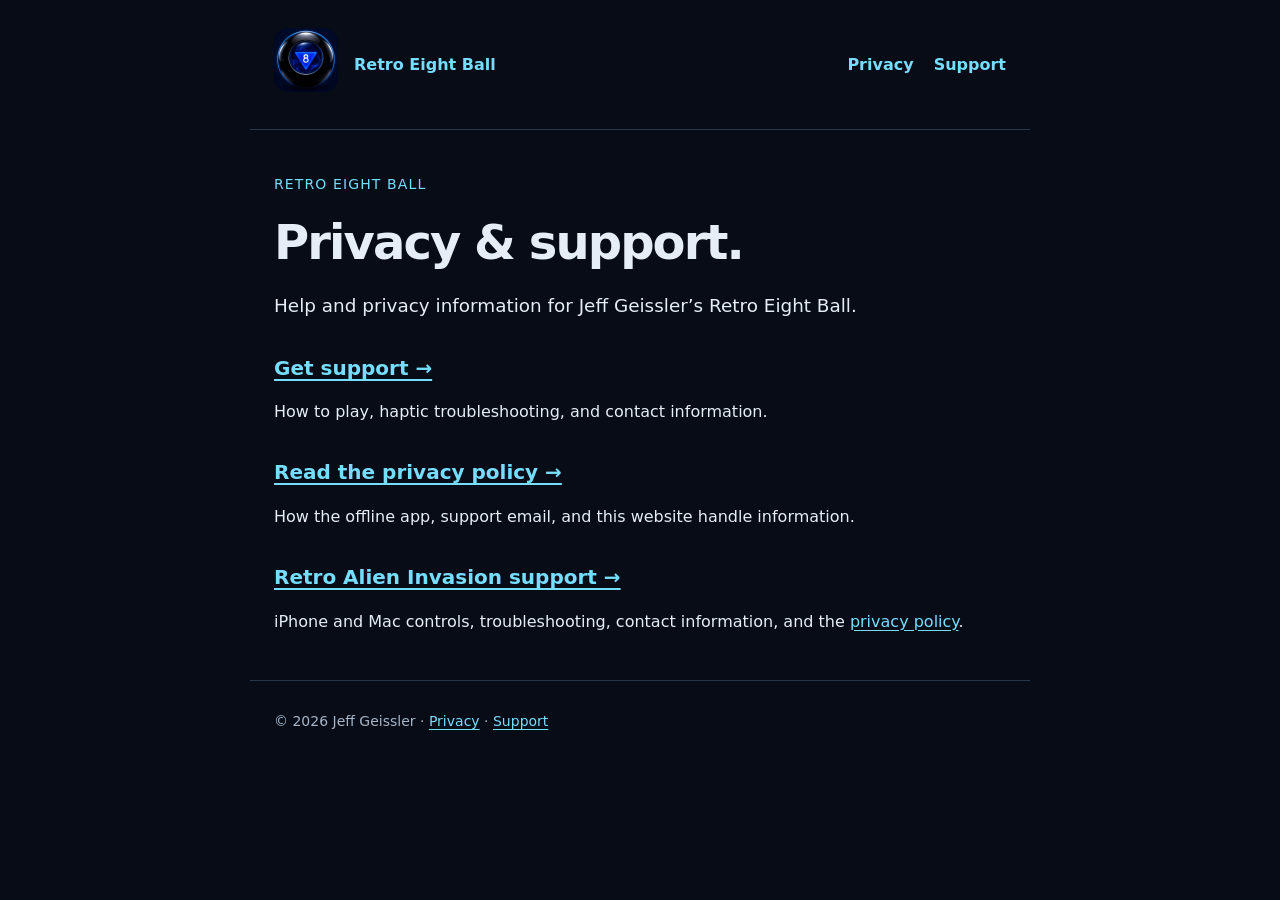
<file: docs/index.html>
<!doctype html>
<html lang="en"><head><meta charset="utf-8"><meta name="viewport" content="width=device-width,initial-scale=1"><title>Privacy & Support · Retro Eight Ball</title><meta name="description" content="Privacy & Support for Retro Eight Ball by Jeff Geissler."><link rel="stylesheet" href="./assets/style.css"><link rel="icon" href="./assets/app-icon.png"></head><body><a class="skip" href="#main">Skip to content</a><header><a href="./" aria-label="Retro Eight Ball home"><img src="./assets/app-icon.png" alt="" width="64" height="64"></a><a href="./">Retro Eight Ball</a><nav aria-label="Main navigation"><a href="./privacy/">Privacy</a><a href="./support/">Support</a></nav></header><main id="main"><p class="eyebrow">Retro Eight Ball</p><h1>Privacy &amp; support.</h1><p class="lead">Help and privacy information for Jeff Geissler’s Retro Eight Ball.</p><h2><a href="support/">Get support →</a></h2><p>How to play, haptic troubleshooting, and contact information.</p><h2><a href="privacy/">Read the privacy policy →</a></h2><p>How the offline app, support email, and this website handle information.</p><h2><a href="retro-alien-invasion/support/">Retro Alien Invasion support →</a></h2><p>iPhone and Mac controls, troubleshooting, contact information, and the <a href="retro-alien-invasion/privacy/">privacy policy</a>.</p></main><footer>© 2026 Jeff Geissler · <a href="./privacy/">Privacy</a> · <a href="./support/">Support</a></footer></body></html>
</file>
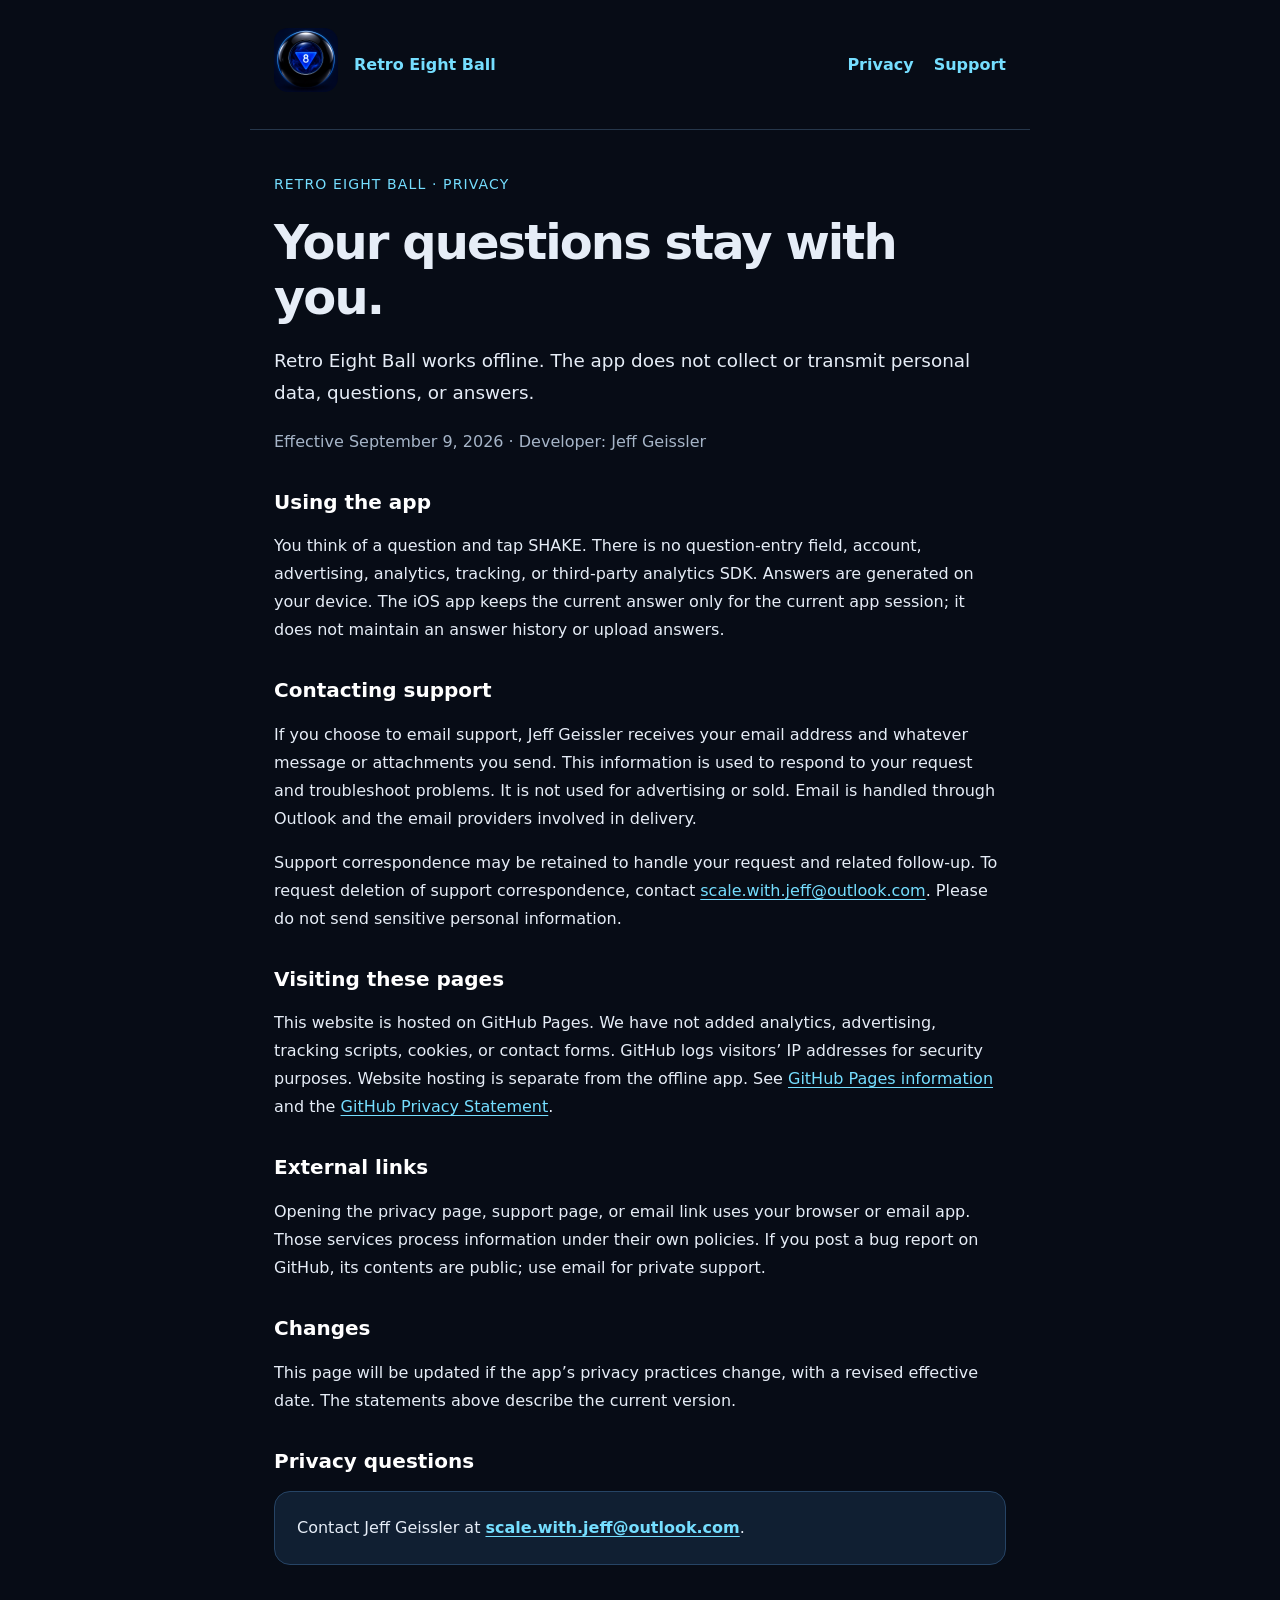
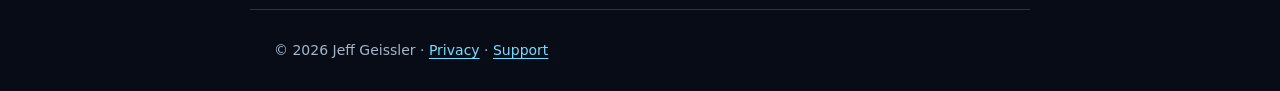
<file: docs/privacy/index.html>
<!doctype html>
<html lang="en"><head><meta charset="utf-8"><meta name="viewport" content="width=device-width,initial-scale=1"><title>Privacy Policy · Retro Eight Ball</title><meta name="description" content="Privacy Policy for Retro Eight Ball by Jeff Geissler."><link rel="stylesheet" href="../assets/style.css"><link rel="icon" href="../assets/app-icon.png"></head><body><a class="skip" href="#main">Skip to content</a><header><a href="../" aria-label="Retro Eight Ball home"><img src="../assets/app-icon.png" alt="" width="64" height="64"></a><a href="../">Retro Eight Ball</a><nav aria-label="Main navigation"><a href="../privacy/">Privacy</a><a href="../support/">Support</a></nav></header><main id="main"><p class="eyebrow">Retro Eight Ball · Privacy</p><h1>Your questions stay with you.</h1>
<p class="lead">Retro Eight Ball works offline. The app does not collect or transmit personal data, questions, or answers.</p>
<p class="muted">Effective September 9, 2026 · Developer: Jeff Geissler</p>
<h2>Using the app</h2><p>You think of a question and tap SHAKE. There is no question-entry field, account, advertising, analytics, tracking, or third-party analytics SDK. Answers are generated on your device. The iOS app keeps the current answer only for the current app session; it does not maintain an answer history or upload answers.</p>
<h2>Contacting support</h2><p>If you choose to email support, Jeff Geissler receives your email address and whatever message or attachments you send. This information is used to respond to your request and troubleshoot problems. It is not used for advertising or sold. Email is handled through Outlook and the email providers involved in delivery.</p><p>Support correspondence may be retained to handle your request and related follow-up. To request deletion of support correspondence, contact <a href="mailto:scale.with.jeff@outlook.com">scale.with.jeff@outlook.com</a>. Please do not send sensitive personal information.</p>
<h2>Visiting these pages</h2><p>This website is hosted on GitHub Pages. We have not added analytics, advertising, tracking scripts, cookies, or contact forms. GitHub logs visitors’ IP addresses for security purposes. Website hosting is separate from the offline app. See <a href="https://docs.github.com/en/pages/getting-started-with-github-pages/what-is-github-pages">GitHub Pages information</a> and the <a href="https://docs.github.com/en/site-policy/privacy-policies/github-general-privacy-statement">GitHub Privacy Statement</a>.</p>
<h2>External links</h2><p>Opening the privacy page, support page, or email link uses your browser or email app. Those services process information under their own policies. If you post a bug report on GitHub, its contents are public; use email for private support.</p>
<h2>Changes</h2><p>This page will be updated if the app’s privacy practices change, with a revised effective date. The statements above describe the current version.</p>
<h2>Privacy questions</h2><p class="contact">Contact Jeff Geissler at <a href="mailto:scale.with.jeff@outlook.com">scale.with.jeff@outlook.com</a>.</p></main><footer>© 2026 Jeff Geissler · <a href="../privacy/">Privacy</a> · <a href="../support/">Support</a></footer></body></html>
</file>
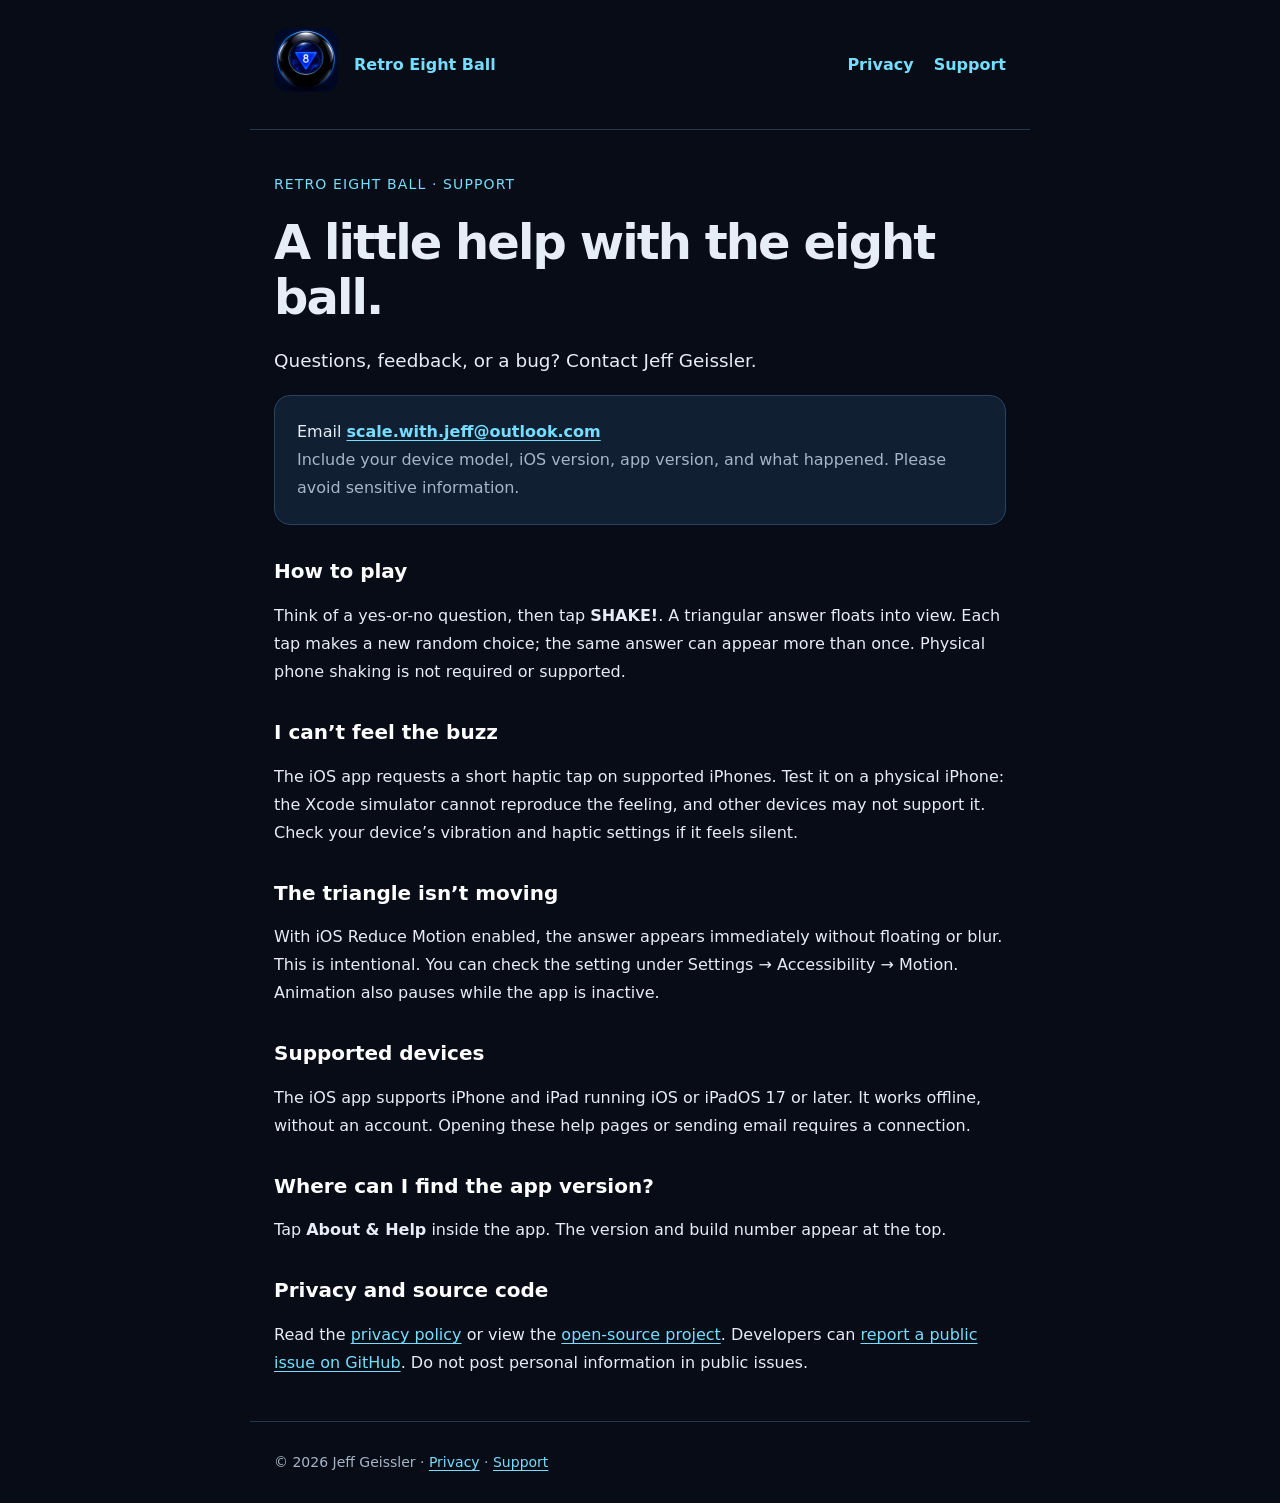
<file: docs/support/index.html>
<!doctype html>
<html lang="en"><head><meta charset="utf-8"><meta name="viewport" content="width=device-width,initial-scale=1"><title>Support · Retro Eight Ball</title><meta name="description" content="Support for Retro Eight Ball by Jeff Geissler."><link rel="stylesheet" href="../assets/style.css"><link rel="icon" href="../assets/app-icon.png"></head><body><a class="skip" href="#main">Skip to content</a><header><a href="../" aria-label="Retro Eight Ball home"><img src="../assets/app-icon.png" alt="" width="64" height="64"></a><a href="../">Retro Eight Ball</a><nav aria-label="Main navigation"><a href="../privacy/">Privacy</a><a href="../support/">Support</a></nav></header><main id="main"><p class="eyebrow">Retro Eight Ball · Support</p><h1>A little help with the eight ball.</h1>
<p class="lead">Questions, feedback, or a bug? Contact Jeff Geissler.</p><p class="contact">Email <a href="mailto:scale.with.jeff@outlook.com">scale.with.jeff@outlook.com</a><br><span class="muted">Include your device model, iOS version, app version, and what happened. Please avoid sensitive information.</span></p>
<h2>How to play</h2><p>Think of a yes-or-no question, then tap <strong>SHAKE!</strong>. A triangular answer floats into view. Each tap makes a new random choice; the same answer can appear more than once. Physical phone shaking is not required or supported.</p>
<h2>I can’t feel the buzz</h2><p>The iOS app requests a short haptic tap on supported iPhones. Test it on a physical iPhone: the Xcode simulator cannot reproduce the feeling, and other devices may not support it. Check your device’s vibration and haptic settings if it feels silent.</p>
<h2>The triangle isn’t moving</h2><p>With iOS Reduce Motion enabled, the answer appears immediately without floating or blur. This is intentional. You can check the setting under Settings → Accessibility → Motion. Animation also pauses while the app is inactive.</p>
<h2>Supported devices</h2><p>The iOS app supports iPhone and iPad running iOS or iPadOS 17 or later. It works offline, without an account. Opening these help pages or sending email requires a connection.</p>
<h2>Where can I find the app version?</h2><p>Tap <strong>About &amp; Help</strong> inside the app. The version and build number appear at the top.</p>
<h2>Privacy and source code</h2><p>Read the <a href="../privacy/">privacy policy</a> or view the <a href="https://github.com/JeffGeissler/Retro-Games">open-source project</a>. Developers can <a href="https://github.com/JeffGeissler/Retro-Games/issues">report a public issue on GitHub</a>. Do not post personal information in public issues.</p></main><footer>© 2026 Jeff Geissler · <a href="../privacy/">Privacy</a> · <a href="../support/">Support</a></footer></body></html>
</file>
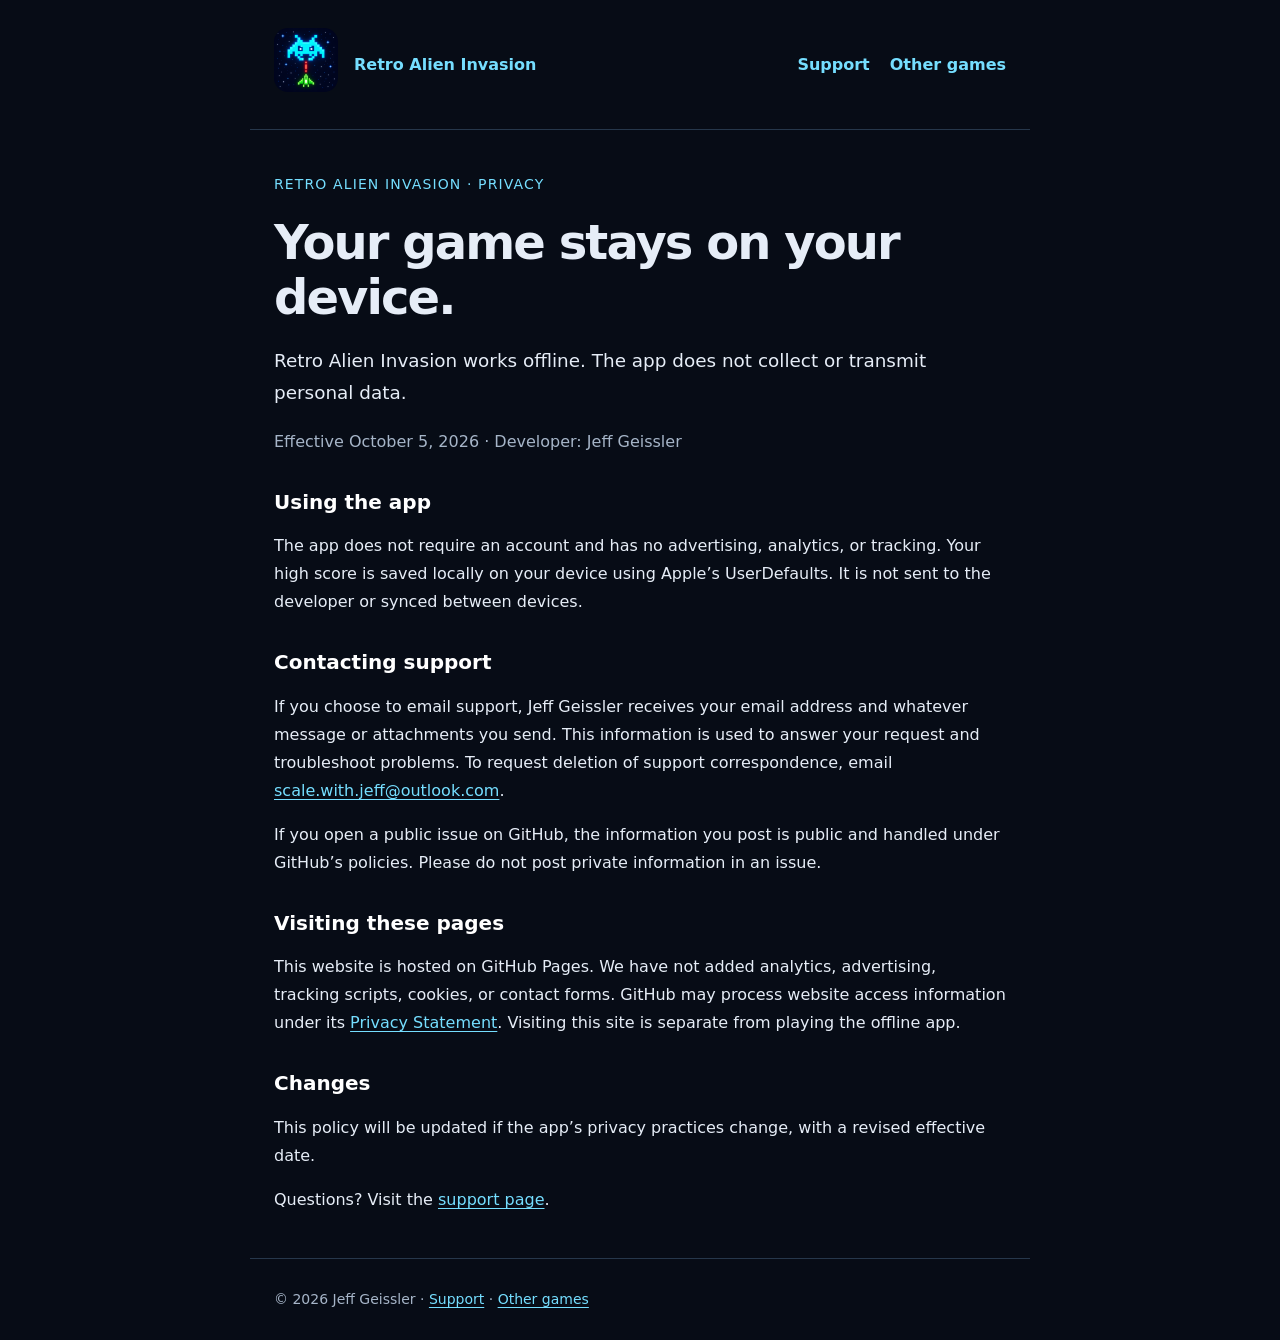
<file: docs/retro-alien-invasion/privacy/index.html>
<!doctype html>
<html lang="en">
<head>
  <meta charset="utf-8">
  <meta name="viewport" content="width=device-width,initial-scale=1">
  <title>Privacy Policy · Retro Alien Invasion</title>
  <meta name="description" content="Privacy policy for Retro Alien Invasion on iPhone and Mac.">
  <link rel="stylesheet" href="../../assets/style.css">
  <link rel="icon" href="../icon.png">
</head>
<body>
  <a class="skip" href="#main">Skip to content</a>
  <header>
    <a href="../support/" aria-label="Retro Alien Invasion support"><img src="../icon.png" alt="" width="64" height="64"></a>
    <a href="../support/">Retro Alien Invasion</a>
    <nav aria-label="Main navigation"><a href="../support/">Support</a><a href="../../">Other games</a></nav>
  </header>
  <main id="main">
    <p class="eyebrow">Retro Alien Invasion · Privacy</p>
    <h1>Your game stays on your device.</h1>
    <p class="lead">Retro Alien Invasion works offline. The app does not collect or transmit personal data.</p>
    <p class="muted">Effective October 5, 2026 · Developer: Jeff Geissler</p>
    <h2>Using the app</h2>
    <p>The app does not require an account and has no advertising, analytics, or tracking. Your high score is saved locally on your device using Apple’s UserDefaults. It is not sent to the developer or synced between devices.</p>
    <h2>Contacting support</h2>
    <p>If you choose to email support, Jeff Geissler receives your email address and whatever message or attachments you send. This information is used to answer your request and troubleshoot problems. To request deletion of support correspondence, email <a href="mailto:scale.with.jeff@outlook.com">scale.with.jeff@outlook.com</a>.</p>
    <p>If you open a public issue on GitHub, the information you post is public and handled under GitHub’s policies. Please do not post private information in an issue.</p>
    <h2>Visiting these pages</h2>
    <p>This website is hosted on GitHub Pages. We have not added analytics, advertising, tracking scripts, cookies, or contact forms. GitHub may process website access information under its <a href="https://docs.github.com/en/site-policy/privacy-policies/github-general-privacy-statement">Privacy Statement</a>. Visiting this site is separate from playing the offline app.</p>
    <h2>Changes</h2>
    <p>This policy will be updated if the app’s privacy practices change, with a revised effective date.</p>
    <p>Questions? Visit the <a href="../support/">support page</a>.</p>
  </main>
  <footer>© 2026 Jeff Geissler · <a href="../support/">Support</a> · <a href="../../">Other games</a></footer>
</body>
</html>
</file>
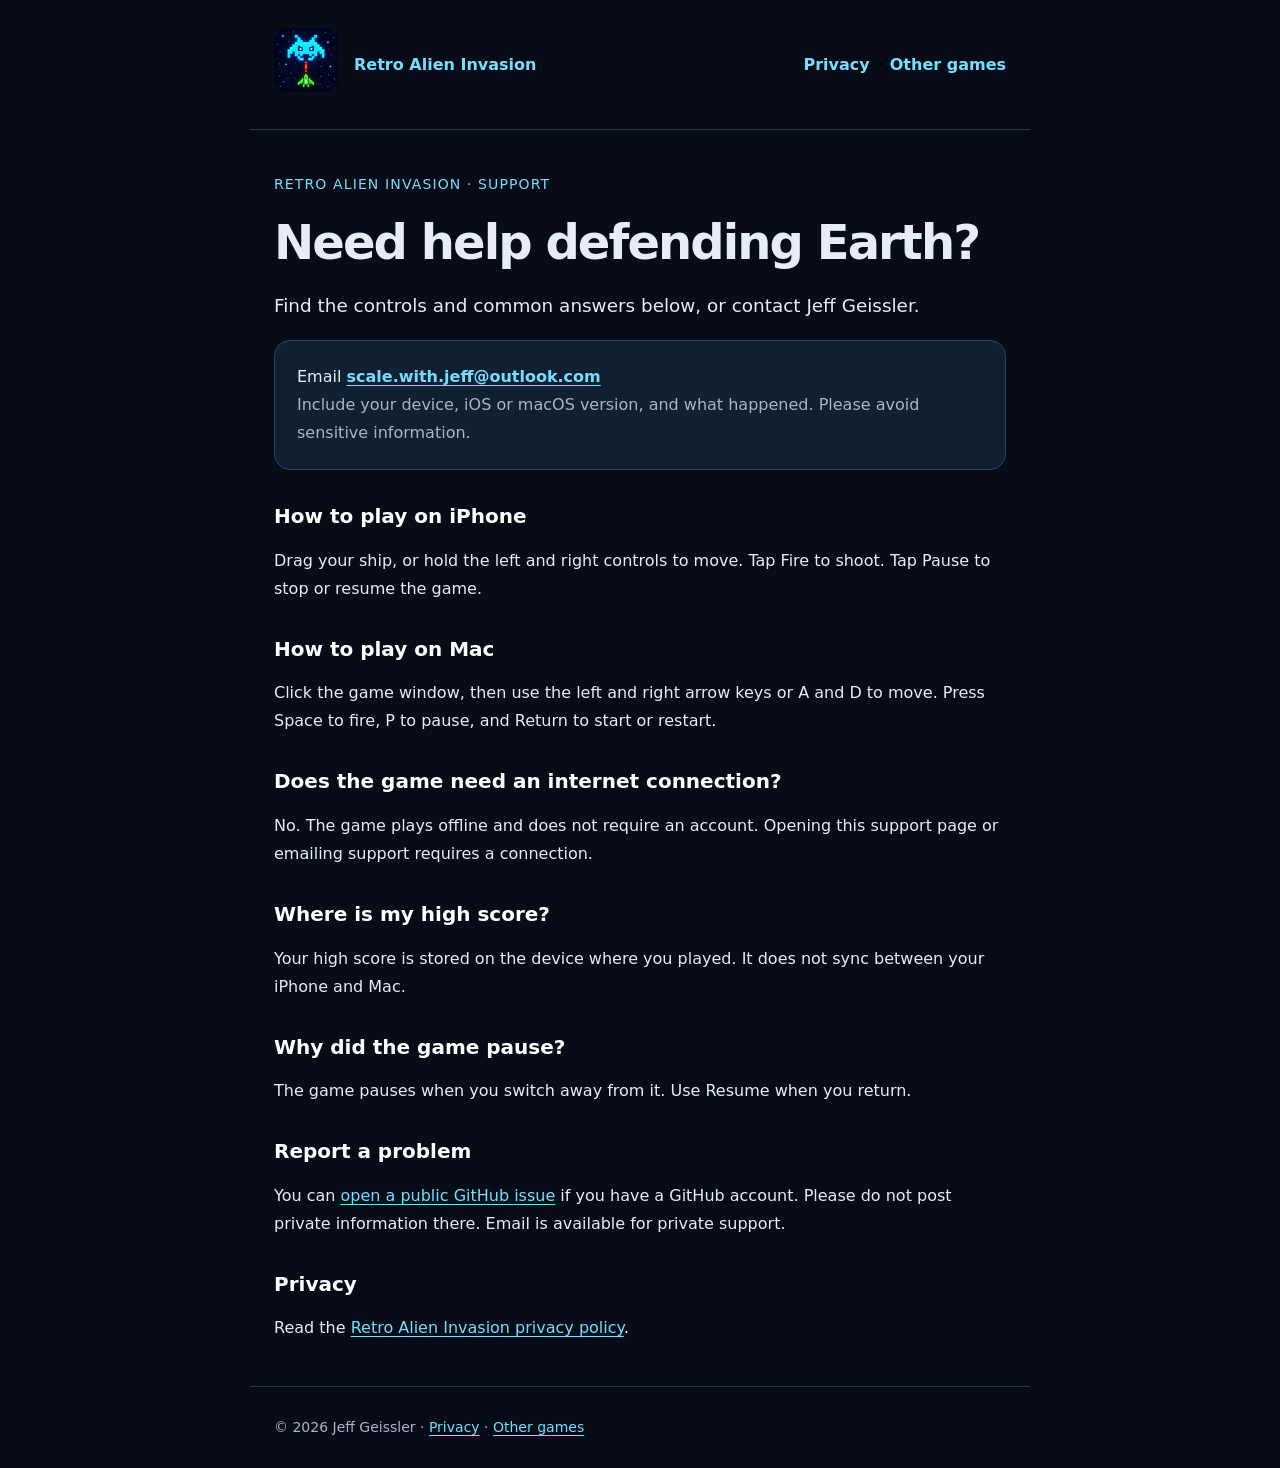
<file: docs/retro-alien-invasion/support/index.html>
<!doctype html>
<html lang="en">
<head>
  <meta charset="utf-8">
  <meta name="viewport" content="width=device-width,initial-scale=1">
  <title>Support · Retro Alien Invasion</title>
  <meta name="description" content="Help and contact information for Retro Alien Invasion on iPhone and Mac.">
  <link rel="stylesheet" href="../../assets/style.css">
  <link rel="icon" href="../icon.png">
</head>
<body>
  <a class="skip" href="#main">Skip to content</a>
  <header>
    <a href="../support/" aria-label="Retro Alien Invasion support"><img src="../icon.png" alt="" width="64" height="64"></a>
    <a href="../support/">Retro Alien Invasion</a>
    <nav aria-label="Main navigation"><a href="../privacy/">Privacy</a><a href="../../">Other games</a></nav>
  </header>
  <main id="main">
    <p class="eyebrow">Retro Alien Invasion · Support</p>
    <h1>Need help defending Earth?</h1>
    <p class="lead">Find the controls and common answers below, or contact Jeff Geissler.</p>
    <p class="contact">Email <a href="mailto:scale.with.jeff@outlook.com?subject=Retro%20Alien%20Invasion%20support">scale.with.jeff@outlook.com</a><br><span class="muted">Include your device, iOS or macOS version, and what happened. Please avoid sensitive information.</span></p>
    <h2>How to play on iPhone</h2>
    <p>Drag your ship, or hold the left and right controls to move. Tap Fire to shoot. Tap Pause to stop or resume the game.</p>
    <h2>How to play on Mac</h2>
    <p>Click the game window, then use the left and right arrow keys or A and D to move. Press Space to fire, P to pause, and Return to start or restart.</p>
    <h2>Does the game need an internet connection?</h2>
    <p>No. The game plays offline and does not require an account. Opening this support page or emailing support requires a connection.</p>
    <h2>Where is my high score?</h2>
    <p>Your high score is stored on the device where you played. It does not sync between your iPhone and Mac.</p>
    <h2>Why did the game pause?</h2>
    <p>The game pauses when you switch away from it. Use Resume when you return.</p>
    <h2>Report a problem</h2>
    <p>You can <a href="https://github.com/JeffGeissler/Retro-Games/issues/new/choose">open a public GitHub issue</a> if you have a GitHub account. Please do not post private information there. Email is available for private support.</p>
    <h2>Privacy</h2>
    <p>Read the <a href="../privacy/">Retro Alien Invasion privacy policy</a>.</p>
  </main>
  <footer>© 2026 Jeff Geissler · <a href="../privacy/">Privacy</a> · <a href="../../">Other games</a></footer>
</body>
</html>
</file>
<file: docs/assets/style.css>
*{box-sizing:border-box}html{color-scheme:dark}body{margin:0;background:#070c16;color:#e6edf7;font:1rem/1.75 system-ui,-apple-system,sans-serif}a{color:#75deff;text-underline-offset:.2em}a:hover{color:white}a:focus-visible{outline:3px solid #75deff;outline-offset:5px}header,main,footer{max-width:780px;margin:auto;padding:28px 24px}header{display:flex;align-items:center;gap:16px;border-bottom:1px solid #26374b}header img{width:64px;height:64px;border-radius:14px}header a{text-decoration:none;font-weight:700}nav{margin-left:auto;display:flex;gap:20px;flex-wrap:wrap}h1{font-size:clamp(2rem,7vw,3rem);line-height:1.15;letter-spacing:-.04em;margin:18px 0 20px}h2{font-size:1.25rem;line-height:1.4;margin-top:32px;color:white}.eyebrow{color:#75deff;font-size:.875rem;letter-spacing:.08em;text-transform:uppercase}.lead{font-size:1.15rem}.muted,footer{color:#a6b5c8}.contact{background:#101f32;border:1px solid #264465;border-radius:16px;padding:22px;overflow-wrap:anywhere}.contact a{font-weight:650}footer{font-size:.875rem;border-top:1px solid #26374b}li{margin-bottom:8px}.skip{position:absolute;left:-9999px}.skip:focus{left:12px;top:12px;background:#070c16;padding:12px}@media(max-width:480px){header{flex-wrap:wrap}nav{margin-left:80px}header,main,footer{padding:20px}h1{margin-top:12px}}
</file>
